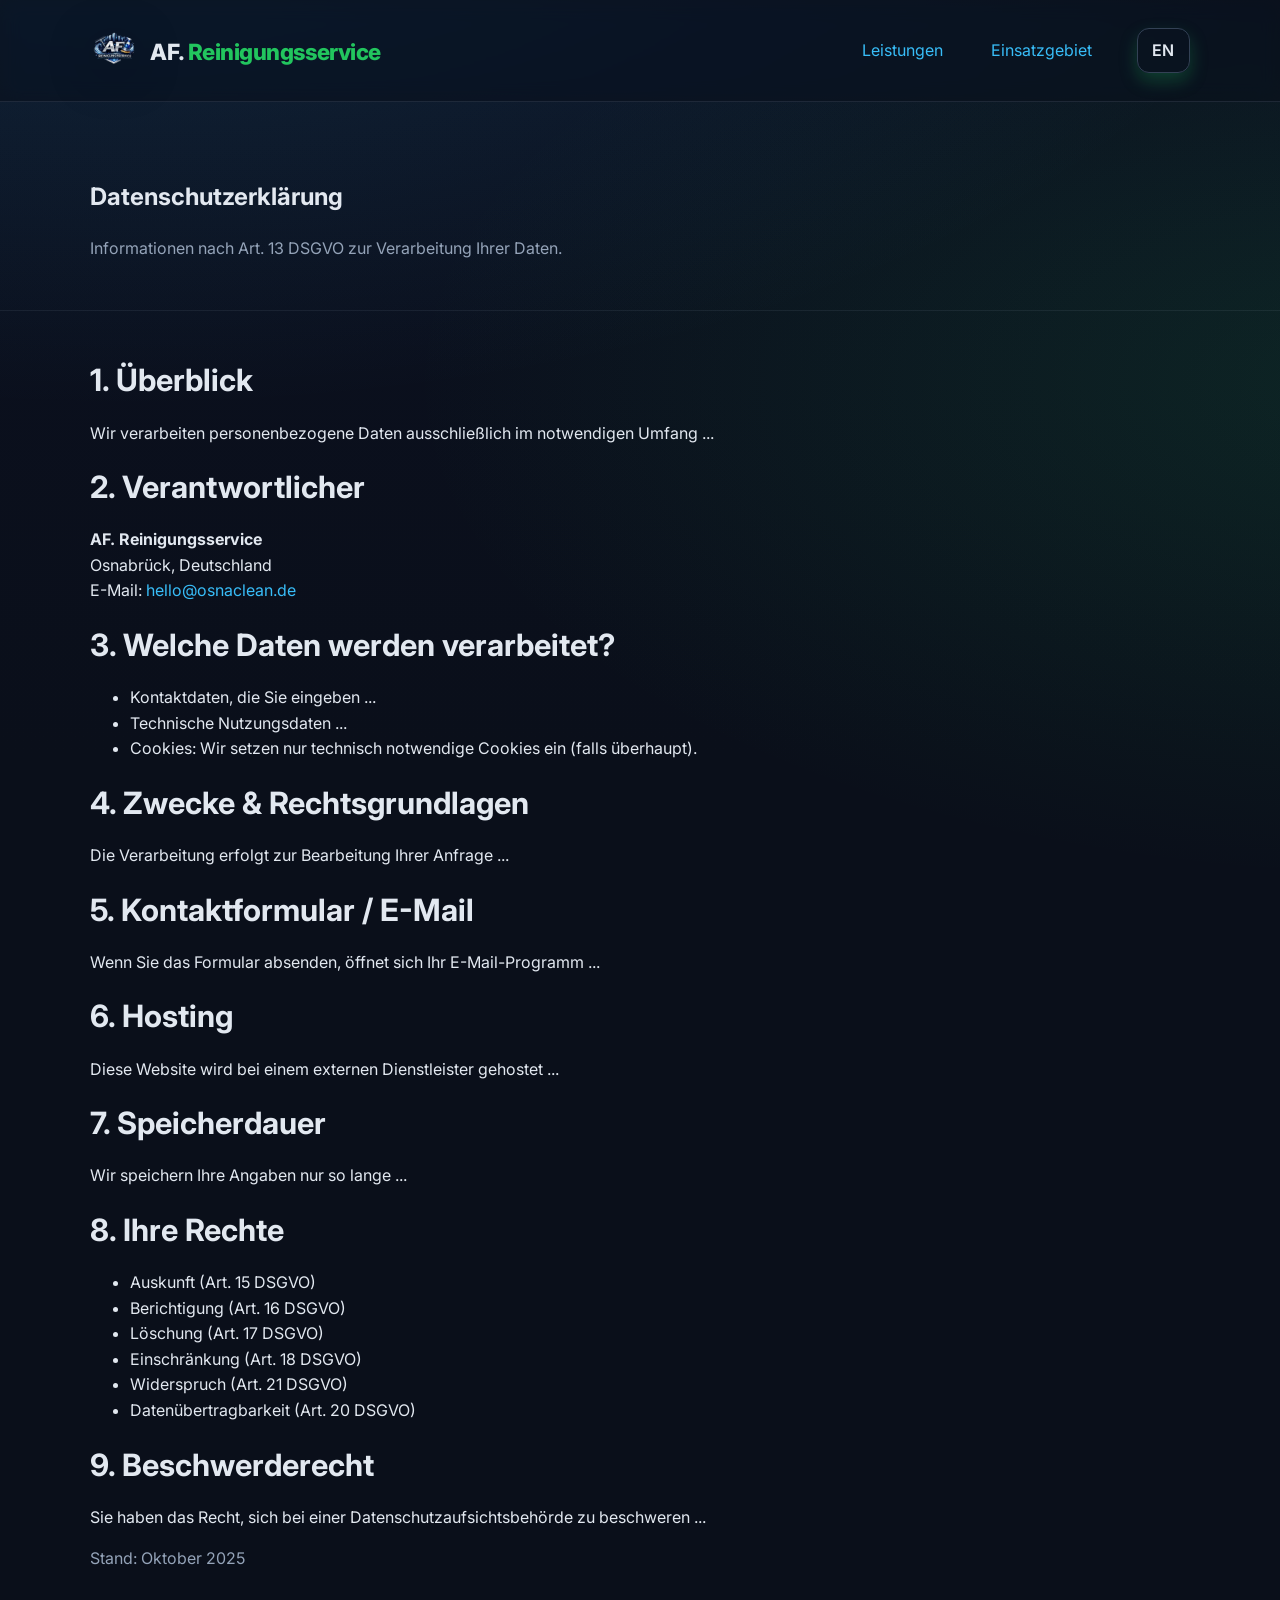
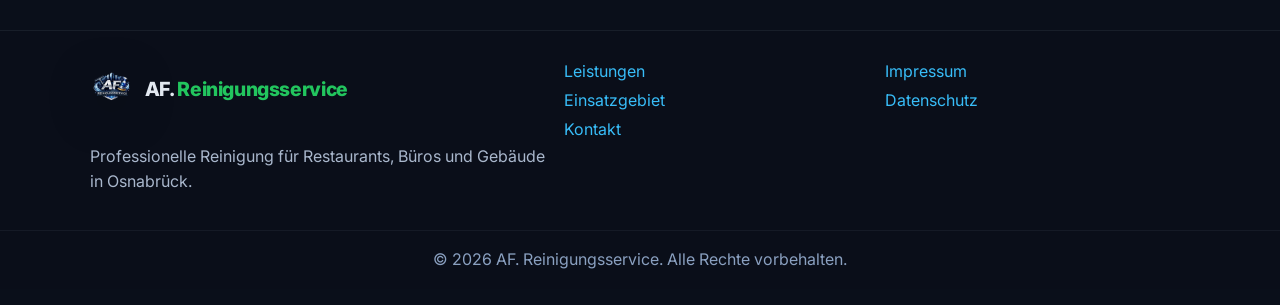
<file: datenschutz.html>
<!doctype html>
<html lang="de">
<head>
  <meta charset="utf-8">
  <meta name="viewport" content="width=device-width, initial-scale=1">
  <title data-i18n="title">Datenschutzerklärung — AF. Reinigungsservice</title>
  <meta name="description" content="Datenschutz / Privacy Policy for AF. Reinigungsservice.">
  <link rel="preconnect" href="https://fonts.googleapis.com" crossorigin>
  <link rel="preconnect" href="https://fonts.gstatic.com" crossorigin>
  <link rel="preload"
        href="https://fonts.googleapis.com/css2?family=Inter:wght@400;500;600;700;800&display=swap"
        as="style" onload="this.onload=null;this.rel='stylesheet'">
  <noscript>
    <link rel="stylesheet"
          href="https://fonts.googleapis.com/css2?family=Inter:wght@400;500;600;700;800&display=swap">
  </noscript>
  <link rel="stylesheet" href="styles.css">
</head>
<body>
  <header class="site-header" id="top">
    <div class="container header-inner">
      <a class="logo" href="index.html#main" data-i18n-aria-label="logo.aria">
        <img class="logo-img" src="images/logo.png" data-i18n-alt="logo.alt" alt="AF. Reinigungsservice Logo">
        <span class="logo-text" data-i18n="brand">AF.<span class="accent"> Reinigungsservice</span></span>
      </a>
      <nav class="nav" aria-label="Hauptnavigation">
        <a href="index.html#services" data-i18n="nav.services">Leistungen</a>
        <a href="index.html#coverage" data-i18n="nav.coverage">Einsatzgebiet</a>
        <a href="index.html#contact" class="btn btn-small" data-i18n="nav.cta">Angebot anfordern</a>
        <button id="langToggle" class="btn btn-small btn-outline" type="button" aria-label="Sprache umschalten" aria-pressed="false">EN</button>
      </nav>
    </div>
  </header>

  <main id="main">
    <section class="hero" aria-labelledby="dp-title">
      <div class="container">
        <h1 id="dp-title" data-i18n="h1">Datenschutzerklärung</h1>
        <p class="lead" data-i18n="lead">Informationen nach Art. 13 DSGVO zur Verarbeitung Ihrer Daten.</p>
      </div>
    </section>

    <section class="services" aria-labelledby="dp-contents">
      <div class="container">
        <h2 id="dp-contents" data-i18n="sec.overview">1. Überblick</h2>
        <p data-i18n="overviewText">
          Wir verarbeiten personenbezogene Daten ausschließlich im notwendigen Umfang, z. B. wenn Sie unser
          Kontaktformular nutzen oder uns per E-Mail kontaktieren. Es findet keine Weitergabe an Dritte zu Werbezwecken statt.
        </p>

        <h2 data-i18n="sec.controller">2. Verantwortlicher</h2>
        <p><strong>AF. Reinigungsservice</strong><br>
           <span data-i18n="addressLine">Osnabrück, Deutschland</span><br>
           <span data-i18n="emailLabel">E-Mail:</span> <a href="mailto:hello@osnaclean.de">hello@osnaclean.de</a>
        </p>

        <h2 data-i18n="sec.data">3. Welche Daten werden verarbeitet?</h2>
        <ul>
          <li data-i18n="data.contact">Kontaktdaten, die Sie eingeben (Name, Telefon, optional E-Mail) und Ihre Nachricht.</li>
          <li data-i18n="data.usage">Technische Nutzungsdaten (IP, Browser), die der Webserver für die Auslieferung verwendet.</li>
          <li data-i18n="data.cookies">Cookies: Wir setzen nur technisch notwendige Cookies ein (falls überhaupt).</li>
        </ul>

        <h2 data-i18n="sec.purpose">4. Zwecke & Rechtsgrundlagen</h2>
        <p data-i18n="purposeText">
          Die Verarbeitung erfolgt zur Bearbeitung Ihrer Anfrage (Art. 6 Abs. 1 lit. b DSGVO) und aufgrund
          berechtigter Interessen an einem funktionierenden Webauftritt (Art. 6 Abs. 1 lit. f DSGVO).
        </p>

        <h2 data-i18n="sec.contact">5. Kontaktformular / E-Mail</h2>
        <p data-i18n="contactText">
          Wenn Sie das Formular absenden, öffnet sich Ihr E-Mail-Programm mit einer vorbefüllten Nachricht.
          Die Daten werden erst übermittelt, wenn Sie die E-Mail tatsächlich absenden.
        </p>

        <h2 data-i18n="sec.hosting">6. Hosting</h2>
        <p data-i18n="hostingText">
          Diese Website wird bei einem externen Dienstleister gehostet. Der Einsatz erfolgt zum Zweck der sicheren und
          schnellen Bereitstellung der Website. Es besteht ein Auftragsverarbeitungsvertrag (sofern erforderlich).
        </p>

        <h2 data-i18n="sec.storage">7. Speicherdauer</h2>
        <p data-i18n="storageText">
          Wir speichern Ihre Angaben nur so lange, wie es zur Bearbeitung Ihrer Anfrage erforderlich ist oder gesetzliche
          Aufbewahrungsfristen bestehen.
        </p>

        <h2 data-i18n="sec.rights">8. Ihre Rechte</h2>
        <ul>
          <li data-i18n="rights.access">Auskunft (Art. 15 DSGVO)</li>
          <li data-i18n="rights.rect">Berichtigung (Art. 16 DSGVO)</li>
          <li data-i18n="rights.erase">Löschung (Art. 17 DSGVO)</li>
          <li data-i18n="rights.restrict">Einschränkung (Art. 18 DSGVO)</li>
          <li data-i18n="rights.object">Widerspruch (Art. 21 DSGVO)</li>
          <li data-i18n="rights.port">Datenübertragbarkeit (Art. 20 DSGVO)</li>
        </ul>

        <h2 data-i18n="sec.complaint">9. Beschwerderecht</h2>
        <p data-i18n="complaintText">
          Sie haben das Recht, sich bei einer Datenschutzaufsichtsbehörde zu beschweren, wenn Sie der Ansicht sind,
          dass die Verarbeitung Ihrer Daten gegen Datenschutzrecht verstößt.
        </p>

        <p class="lead" data-i18n="date">Stand: Oktober 2025</p>
      </div>
    </section>
  </main>

  <footer class="site-footer">
    <div class="container footer-grid">
      <div>
        <a class="logo" href="#top" data-i18n-aria-label="logo.aria">
          <img class="logo-img" src="images/logo.png" data-i18n-alt="logo.alt" alt="AF. Reinigungsservice Logo">
          <span class="logo-text" data-i18n="brand">AF.<span class="accent"> Reinigungsservice</span></span>
        </a>
        <p class="footer-text" data-i18n="footer.tagline">Professionelle Reinigung für Restaurants, Büros und Gebäude in Osnabrück.</p>
      </div>
      <nav class="footer-nav" aria-label="Footer Navigation">
        <a href="index.html#services" data-i18n="nav.services">Leistungen</a>
        <a href="index.html#coverage" data-i18n="nav.coverage">Einsatzgebiet</a>
        <a href="index.html#contact" data-i18n="nav.contact">Kontakt</a>
      </nav>
      <nav class="footer-legal" aria-label="Rechtliches">
        <a href="impressum.html">Impressum</a>
        <a href="datenschutz.html" data-i18n="footer.privacy">Datenschutz</a>
      </nav>
    </div>
    <p class="copyright">© <span id="year"></span> AF. Reinigungsservice. <span data-i18n="footer.rights">Alle Rechte vorbehalten.</span></p>
  </footer>

  <script>
    document.getElementById('year').textContent = new Date().getFullYear();

    const I18N = {
      de: {
        title: 'Datenschutzerklärung — AF. Reinigungsservice',
        brand: 'AF.<span class="accent"> Reinigungsservice</span>',
        'logo.alt': 'AF. Reinigungsservice Logo',
        'logo.aria': 'AF. Reinigungsservice Startseite',
        'nav.services': 'Leistungen',
        'nav.coverage': 'Einsatzgebiet',
        'nav.cta': 'Angebot anfordern',
        'nav.contact': 'Kontakt',
        'footer.tagline': 'Professionelle Reinigung für Restaurants, Büros und Gebäude in Osnabrück.',
        'footer.privacy': 'Datenschutz',
        'footer.rights': 'Alle Rechte vorbehalten.',
        h1: 'Datenschutzerklärung',
        lead: 'Informationen nach Art. 13 DSGVO zur Verarbeitung Ihrer Daten.',
        'sec.overview': '1. Überblick',
        overviewText: 'Wir verarbeiten personenbezogene Daten ausschließlich im notwendigen Umfang ...',
        'sec.controller': '2. Verantwortlicher',
        addressLine: 'Osnabrück, Deutschland',
        emailLabel: 'E-Mail:',
        'sec.data': '3. Welche Daten werden verarbeitet?',
        'data.contact': 'Kontaktdaten, die Sie eingeben ...',
        'data.usage': 'Technische Nutzungsdaten ...',
        'data.cookies': 'Cookies: Wir setzen nur technisch notwendige Cookies ein (falls überhaupt).',
        'sec.purpose': '4. Zwecke & Rechtsgrundlagen',
        purposeText: 'Die Verarbeitung erfolgt zur Bearbeitung Ihrer Anfrage ...',
        'sec.contact': '5. Kontaktformular / E-Mail',
        contactText: 'Wenn Sie das Formular absenden, öffnet sich Ihr E-Mail-Programm ...',
        'sec.hosting': '6. Hosting',
        hostingText: 'Diese Website wird bei einem externen Dienstleister gehostet ...',
        'sec.storage': '7. Speicherdauer',
        storageText: 'Wir speichern Ihre Angaben nur so lange ...',
        'sec.rights': '8. Ihre Rechte',
        'rights.access': 'Auskunft (Art. 15 DSGVO)',
        'rights.rect': 'Berichtigung (Art. 16 DSGVO)',
        'rights.erase': 'Löschung (Art. 17 DSGVO)',
        'rights.restrict': 'Einschränkung (Art. 18 DSGVO)',
        'rights.object': 'Widerspruch (Art. 21 DSGVO)',
        'rights.port': 'Datenübertragbarkeit (Art. 20 DSGVO)',
        'sec.complaint': '9. Beschwerderecht',
        complaintText: 'Sie haben das Recht, sich bei einer Datenschutzaufsichtsbehörde zu beschweren ...',
        date: 'Stand: Oktober 2025'
      },
      en: {
        title: 'Privacy Policy — AF. Cleaning Service',
        brand: 'AF.<span class="accent"> Cleaning Service</span>',
        'logo.alt': 'AF. Cleaning Service logo',
        'logo.aria': 'AF. Cleaning Service home',
        'nav.services': 'Services',
        'nav.coverage': 'Coverage',
        'nav.cta': 'Get a Quote',
        'nav.contact': 'Contact',
        'footer.tagline': 'Professional cleaning for restaurants, offices, and buildings in Osnabrück.',
        'footer.privacy': 'Privacy Policy',
        'footer.rights': 'All rights reserved.',
        h1: 'Privacy Policy',
        lead: 'Information under Art. 13 GDPR about how we process your data.',
        'sec.overview': '1. Overview',
        overviewText: 'We only process personal data to the extent necessary ...',
        'sec.controller': '2. Controller',
        addressLine: 'Osnabrück, Germany',
        emailLabel: 'Email:',
        'sec.data': '3. What data do we process?',
        'data.contact': 'Contact details you enter (name, phone, optional email) and your message.',
        'data.usage': 'Technical usage data (IP, browser) used by the web server.',
        'data.cookies': 'Cookies: we use only strictly necessary cookies (if any).',
        'sec.purpose': '4. Purposes & legal basis',
        purposeText: 'We process your data to respond to your enquiry (Art. 6(1)(b) GDPR) ...',
        'sec.contact': '5. Contact form / Email',
        contactText: 'When you submit the form, your email app opens with a pre-filled message ...',
        'sec.hosting': '6. Hosting',
        hostingText: 'This website is hosted by an external provider ...',
        'sec.storage': '7. Storage duration',
        storageText: 'We retain your data only as long as necessary ...',
        'sec.rights': '8. Your rights',
        'rights.access': 'Access (Art. 15 GDPR)',
        'rights.rect': 'Rectification (Art. 16 GDPR)',
        'rights.erase': 'Erasure (Art. 17 GDPR)',
        'rights.restrict': 'Restriction (Art. 18 GDPR)',
        'rights.object': 'Objection (Art. 21 GDPR)',
        'rights.port': 'Portability (Art. 20 GDPR)',
        'sec.complaint': '9. Right to complain',
        complaintText: 'You may lodge a complaint with a data protection authority ...',
        date: 'Last updated: October 2025'
      }
    };

    function applyI18n(lang){
      document.title = I18N[lang].title || document.title;
      document.querySelectorAll('[data-i18n]').forEach(el => {
        const key = el.getAttribute('data-i18n'); const val = I18N[lang][key];
        if (val !== undefined) el.innerHTML = val;
      });
      document.querySelectorAll('[data-i18n-aria-label]').forEach(el => {
        const key = el.getAttribute('data-i18n-aria-label'); const val = I18N[lang][key];
        if (val !== undefined) el.setAttribute('aria-label', val);
      });
      document.querySelectorAll('[data-i18n-alt]').forEach(el => {
        const key = el.getAttribute('data-i18n-alt'); const val = I18N[lang][key];
        if (val !== undefined) el.setAttribute('alt', val);
      });
    }

    const htmlEl = document.documentElement;
    const toggleBtn = document.getElementById('langToggle');
    function syncBtn(){ const de = htmlEl.lang==='de'; toggleBtn.textContent=de?'EN':'DE'; toggleBtn.setAttribute('aria-pressed', (!de).toString()); toggleBtn.setAttribute('aria-label', de?'Switch to English':'Auf Deutsch umschalten'); }
    htmlEl.lang = 'de'; applyI18n('de'); syncBtn();
    toggleBtn.addEventListener('click', () => { const next = htmlEl.lang==='de' ? 'en' : 'de'; htmlEl.lang = next; applyI18n(next); syncBtn(); });
  </script>
</body>
</html>
</file>
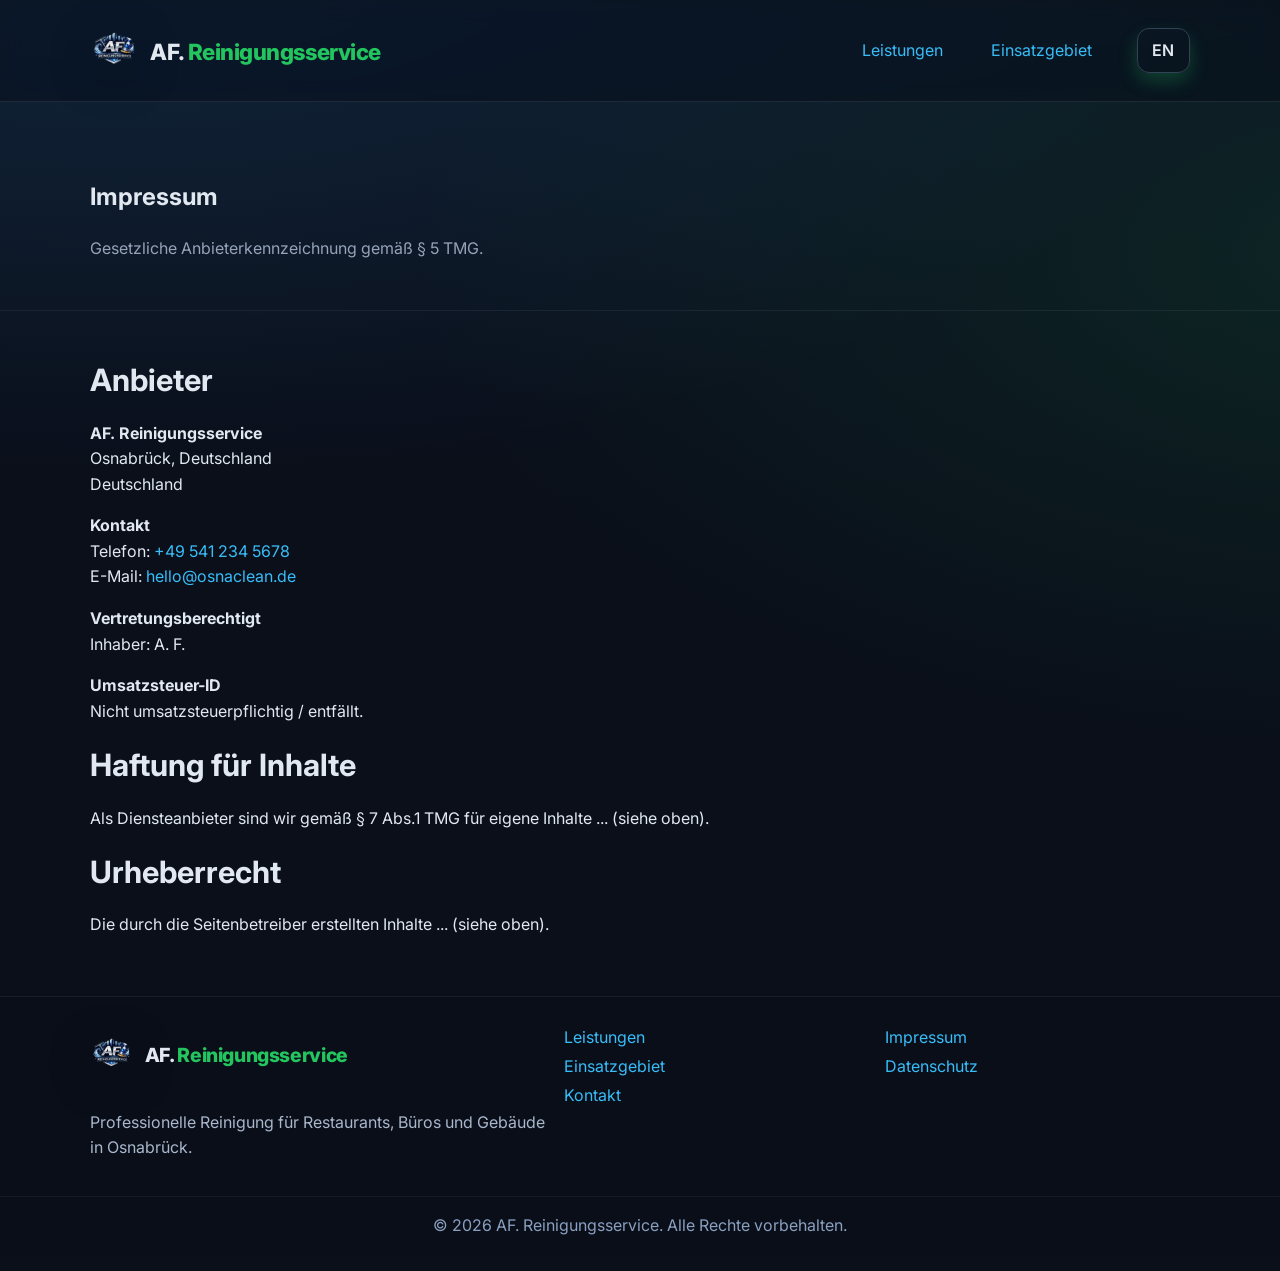
<file: impressum.html>
<!doctype html>
<html lang="de">
<head>
  <meta charset="utf-8">
  <meta name="viewport" content="width=device-width, initial-scale=1">
  <title data-i18n="title">Impressum — AF. Reinigungsservice</title>
  <meta name="description" content="Impressum / Imprint for AF. Reinigungsservice.">
  <link rel="preconnect" href="https://fonts.googleapis.com" crossorigin>
  <link rel="preconnect" href="https://fonts.gstatic.com" crossorigin>
  <link rel="preload"
        href="https://fonts.googleapis.com/css2?family=Inter:wght@400;500;600;700;800&display=swap"
        as="style" onload="this.onload=null;this.rel='stylesheet'">
  <noscript>
    <link rel="stylesheet"
          href="https://fonts.googleapis.com/css2?family=Inter:wght@400;500;600;700;800&display=swap">
  </noscript>
  <link rel="stylesheet" href="styles.css">
</head>
<body>
  <!-- Header -->
  <header class="site-header" id="top">
    <div class="container header-inner">
      <a class="logo" href="index.html#main" data-i18n-aria-label="logo.aria">
        <img class="logo-img" src="images/logo.png" data-i18n-alt="logo.alt" alt="AF. Reinigungsservice Logo">
        <span class="logo-text" data-i18n="brand">AF.<span class="accent"> Reinigungsservice</span></span>
      </a>
      <nav class="nav" aria-label="Hauptnavigation">
        <a href="index.html#services" data-i18n="nav.services">Leistungen</a>
        <a href="index.html#coverage" data-i18n="nav.coverage">Einsatzgebiet</a>
        <a href="index.html#contact" class="btn btn-small" data-i18n="nav.cta">Angebot anfordern</a>
        <button id="langToggle" class="btn btn-small btn-outline" type="button" aria-label="Sprache umschalten" aria-pressed="false">EN</button>
      </nav>
    </div>
  </header>

  <main id="main">
    <section class="hero" aria-labelledby="imp-title">
      <div class="container">
        <h1 id="imp-title" data-i18n="h1">Impressum</h1>
        <p class="lead" data-i18n="lead">Gesetzliche Anbieterkennzeichnung gemäß § 5 TMG.</p>
      </div>
    </section>

    <section class="services" aria-labelledby="legal-title">
      <div class="container">
        <h2 id="legal-title" data-i18n="sec.provider">Anbieter</h2>
        <p><strong>AF. Reinigungsservice</strong><br>
           <span data-i18n="addressLine">Osnabrück, Deutschland</span><br>
           <span data-i18n="country">Deutschland</span></p>

        <p>
          <strong data-i18n="contact">Kontakt</strong><br>
          <span data-i18n="phoneLabel">Telefon:</span> <a href="tel:+495412345678">+49 541 234 5678</a><br>
          <span data-i18n="emailLabel">E-Mail:</span> <a href="mailto:hello@osnaclean.de">hello@osnaclean.de</a>
        </p>

        <p>
          <strong data-i18n="representative">Vertretungsberechtigt</strong><br>
          <span data-i18n="owner">Inhaber: A. F.</span>
        </p>

        <p>
          <strong data-i18n="vat">Umsatzsteuer-ID</strong><br>
          <span data-i18n="vatText">Nicht umsatzsteuerpflichtig / entfällt.</span>
        </p>

        <h2 data-i18n="sec.liability">Haftung für Inhalte</h2>
        <p data-i18n="liabilityText">
          Als Diensteanbieter sind wir gemäß § 7 Abs.1 TMG für eigene Inhalte auf diesen Seiten nach den allgemeinen
          Gesetzen verantwortlich. Nach §§ 8 bis 10 TMG sind wir jedoch nicht verpflichtet, übermittelte oder
          gespeicherte fremde Informationen zu überwachen oder nach Umständen zu forschen, die auf eine rechtswidrige
          Tätigkeit hinweisen. Verpflichtungen zur Entfernung oder Sperrung der Nutzung von Informationen nach den
          allgemeinen Gesetzen bleiben hiervon unberührt.
        </p>

        <h2 data-i18n="sec.copyright">Urheberrecht</h2>
        <p data-i18n="copyrightText">
          Die durch die Seitenbetreiber erstellten Inhalte und Werke auf diesen Seiten unterliegen dem deutschen
          Urheberrecht. Beiträge Dritter sind als solche gekennzeichnet. Die Vervielfältigung, Bearbeitung,
          Verbreitung und jede Art der Verwertung außerhalb der Grenzen des Urheberrechtes bedürfen der schriftlichen
          Zustimmung des jeweiligen Autors bzw. Erstellers.
        </p>
      </div>
    </section>
  </main>

  <footer class="site-footer">
    <div class="container footer-grid">
      <div>
        <a class="logo" href="#top" data-i18n-aria-label="logo.aria">
          <img class="logo-img" src="images/logo.png" data-i18n-alt="logo.alt" alt="AF. Reinigungsservice Logo">
          <span class="logo-text" data-i18n="brand">AF.<span class="accent"> Reinigungsservice</span></span>
        </a>
        <p class="footer-text" data-i18n="footer.tagline">Professionelle Reinigung für Restaurants, Büros und Gebäude in Osnabrück.</p>
      </div>
      <nav class="footer-nav" aria-label="Footer Navigation">
        <a href="index.html#services" data-i18n="nav.services">Leistungen</a>
        <a href="index.html#coverage" data-i18n="nav.coverage">Einsatzgebiet</a>
        <a href="index.html#contact" data-i18n="nav.contact">Kontakt</a>
      </nav>
      <nav class="footer-legal" aria-label="Rechtliches">
        <a href="impressum.html">Impressum</a>
        <a href="datenschutz.html" data-i18n="footer.privacy">Datenschutz</a>
      </nav>
    </div>
    <p class="copyright">© <span id="year"></span> AF. Reinigungsservice. <span data-i18n="footer.rights">Alle Rechte vorbehalten.</span></p>
  </footer>

  <script>
    document.getElementById('year').textContent = new Date().getFullYear();

    const I18N = {
      de: {
        title: 'Impressum — AF. Reinigungsservice',
        brand: 'AF.<span class="accent"> Reinigungsservice</span>',
        'logo.alt': 'AF. Reinigungsservice Logo',
        'logo.aria': 'AF. Reinigungsservice Startseite',
        'nav.services': 'Leistungen',
        'nav.coverage': 'Einsatzgebiet',
        'nav.cta': 'Angebot anfordern',
        'nav.contact': 'Kontakt',
        'footer.tagline': 'Professionelle Reinigung für Restaurants, Büros und Gebäude in Osnabrück.',
        'footer.privacy': 'Datenschutz',
        'footer.rights': 'Alle Rechte vorbehalten.',
        h1: 'Impressum',
        lead: 'Gesetzliche Anbieterkennzeichnung gemäß § 5 TMG.',
        sec: { },
        'sec.provider': 'Anbieter',
        addressLine: 'Osnabrück, Deutschland',
        country: 'Deutschland',
        contact: 'Kontakt',
        phoneLabel: 'Telefon:',
        emailLabel: 'E-Mail:',
        representative: 'Vertretungsberechtigt',
        owner: 'Inhaber: A. F.',
        vat: 'Umsatzsteuer-ID',
        vatText: 'Nicht umsatzsteuerpflichtig / entfällt.',
        'sec.liability': 'Haftung für Inhalte',
        liabilityText: 'Als Diensteanbieter sind wir gemäß § 7 Abs.1 TMG für eigene Inhalte ... (siehe oben).',
        'sec.copyright': 'Urheberrecht',
        copyrightText: 'Die durch die Seitenbetreiber erstellten Inhalte ... (siehe oben).'
      },
      en: {
        title: 'Imprint — AF. Cleaning Service',
        brand: 'AF.<span class="accent"> Cleaning Service</span>',
        'logo.alt': 'AF. Cleaning Service logo',
        'logo.aria': 'AF. Cleaning Service home',
        'nav.services': 'Services',
        'nav.coverage': 'Coverage',
        'nav.cta': 'Get a Quote',
        'nav.contact': 'Contact',
        'footer.tagline': 'Professional cleaning for restaurants, offices, and buildings in Osnabrück.',
        'footer.privacy': 'Privacy Policy',
        'footer.rights': 'All rights reserved.',
        h1: 'Imprint',
        lead: 'Mandatory provider information according to § 5 TMG (Germany).',
        'sec.provider': 'Provider',
        addressLine: 'Osnabrück, Germany',
        country: 'Germany',
        contact: 'Contact',
        phoneLabel: 'Phone:',
        emailLabel: 'Email:',
        representative: 'Authorized representative',
        owner: 'Owner: A. F.',
        vat: 'VAT ID',
        vatText: 'Not subject to VAT / not applicable.',
        'sec.liability': 'Liability for content',
        liabilityText: 'As a service provider, we are responsible for our own content according to § 7(1) TMG ...',
        'sec.copyright': 'Copyright',
        copyrightText: 'Content created by the site operator is subject to German copyright law ...'
      }
    };

    function applyI18n(lang){
      document.title = I18N[lang].title || document.title;
      document.querySelectorAll('[data-i18n]').forEach(el => {
        const key = el.getAttribute('data-i18n'); const val = I18N[lang][key];
        if (val !== undefined) el.innerHTML = val;
      });
      document.querySelectorAll('[data-i18n-aria-label]').forEach(el => {
        const key = el.getAttribute('data-i18n-aria-label'); const val = I18N[lang][key];
        if (val !== undefined) el.setAttribute('aria-label', val);
      });
      document.querySelectorAll('[data-i18n-alt]').forEach(el => {
        const key = el.getAttribute('data-i18n-alt'); const val = I18N[lang][key];
        if (val !== undefined) el.setAttribute('alt', val);
      });
    }

    const htmlEl = document.documentElement;
    const toggleBtn = document.getElementById('langToggle');
    function syncBtn(){ const de = htmlEl.lang==='de'; toggleBtn.textContent=de?'EN':'DE'; toggleBtn.setAttribute('aria-pressed', (!de).toString()); toggleBtn.setAttribute('aria-label', de?'Switch to English':'Auf Deutsch umschalten'); }
    htmlEl.lang = 'de'; applyI18n('de'); syncBtn();
    toggleBtn.addEventListener('click', () => { const next = htmlEl.lang==='de' ? 'en' : 'de'; htmlEl.lang = next; applyI18n(next); syncBtn(); });
  </script>
</body>
</html>
</file>
<file: styles.css>
/* AF. Reinigungsservice — clean, responsive, accessible */
:root{
  --bg:#0b1220;
  --card:#0f172a;
  --muted:#94a3b8;
  --text:#e2e8f0;
  --brand:#22c55e;
  --brand-2:#38bdf8;
  --accent: var(--brand);
  --ring: rgba(56,189,248,.5);
  --radius:14px;
  color-scheme: dark;
}

/* Keep the same font in controls (prevents Safari swap while typing) */
html, body, input, textarea, select, button{
  font-family: 'Inter', -apple-system, BlinkMacSystemFont, 'Segoe UI',
               Roboto, Helvetica, Arial, sans-serif;
  -webkit-font-smoothing: antialiased;
  -moz-osx-font-smoothing: grayscale;
  text-rendering: optimizeLegibility;
}

/* Ensure form controls use the same typeface as the page */
input, textarea, select, button {
  font: inherit;
  letter-spacing: inherit;
  -webkit-text-size-adjust: 100%;
  -webkit-appearance: none;
  appearance: none;
  font-synthesis-weight: none;
  font-synthesis-style: none;
  font-variant-ligatures: none;
  -webkit-font-smoothing: antialiased;
  -moz-osx-font-smoothing: grayscale;
  text-rendering: optimizeLegibility;
}

/* -------- Base & utilities -------- */
*{box-sizing:border-box}
html,body{margin:0;padding:0}
body{
  color:var(--text);
  background: radial-gradient(1200px 600px at 10% -10%, rgba(56,189,248,.15), transparent),
              radial-gradient(1000px 500px at 110% 20%, rgba(34,197,94,.12), transparent),
              linear-gradient(180deg, #0b1020, #0a0f1a 40%, #0a0f1a);
  line-height:1.6;
}
img{ max-width:100%; height:auto; display:block; }

.visually-hidden{
  position:absolute !important; width:1px; height:1px;
  margin:-1px; padding:0; overflow:hidden;
  clip:rect(0 0 0 0); white-space:nowrap; border:0;
}

html{ scroll-behavior:smooth; }
@media (prefers-reduced-motion: reduce){
  html{ scroll-behavior:auto; }
  *{ animation-duration:0.001ms !important; animation-iteration-count:1 !important; transition-duration:0.001ms !important; }
}

/* Focus ring */
a:focus-visible, button:focus-visible, .btn:focus-visible, input:focus-visible, textarea:focus-visible{
  outline: none;
  box-shadow: 0 0 0 4px var(--ring);
  border-color: var(--ring);
}

/* Layout */
.container{ width:min(1100px, 92%); margin-inline:auto }

/* Links & buttons */
a{ color:var(--brand-2); text-decoration:none }
a:hover{ text-decoration:underline }

.btn{
  display:inline-block; border:1px solid transparent; padding:.8rem 1.1rem; border-radius:12px;
  background:linear-gradient(135deg, var(--brand), #16a34a);
  color:#06120b; font-weight:700; letter-spacing:.2px; box-shadow:0 8px 18px rgba(34,197,94,.25);
}
.btn:hover{ transform:translateY(-2px); text-decoration:none; box-shadow:0 6px 16px rgba(34,197,94,.3); filter:brightness(1.05); }
.btn-outline{ background:transparent; color:var(--text); border-color:#334155; }
.btn-outline:hover{ border-color:var(--brand-2); color:var(--brand-2); }
.btn-small{ padding:.55rem .9rem; font-weight:600 }

/* -------- Header / Nav -------- */
.site-header{
  position:sticky; top:0; z-index:50; backdrop-filter:saturate(140%) blur(10px);
  background:rgba(10,15,26,.6); border-bottom:1px solid rgba(148,163,184,.15);
}
.header-inner{ display:flex; align-items:center; justify-content:space-between; padding:.8rem 0 }

/* Logo */
.logo{
  display:inline-flex;
  align-items:center;
  justify-content:flex-start;
  gap:.75rem;
  min-width:0;
  text-decoration:none;
}

.logo-img{
  display:block;
  width:auto;
  height:72px;
  max-width:none;
  object-fit:contain;
  flex-shrink:0;
  filter:drop-shadow(0 10px 24px rgba(0,0,0,.28));
  transition:transform .2s ease, filter .2s ease, opacity .2s ease;
}

.logo-text{
  display:inline-flex;
  align-items:baseline;
  gap:.18rem;
  min-width:0;
  line-height:1;
  font-size:1.4rem;
  font-weight:800;
  letter-spacing:-.02em;
  color:var(--text);
  position:relative;
  top:2px;
  white-space:nowrap;
}

.logo-text .accent{
  color:var(--brand);
}

.logo:hover{
  text-decoration:none;
}

.logo:hover .logo-img{
  transform:translateY(-1px) scale(1.01);
  filter:drop-shadow(0 14px 28px rgba(0,0,0,.34));
}

.nav{
  display:flex;
  align-items:center;
  gap:2.6rem; /* increased spacing between navigation items */
}
.nav a{
  padding:.4rem .2rem;
  border-radius:8px;
}
.nav a:hover{ background:#0b1527 }

/* Hide header CTA button (not needed) */
.nav a.btn{
  display:none;
}

.site-header .logo{
  padding:.1rem 0;
}

.site-footer .logo-img{
  height:64px;
}

.site-footer .logo-text{
  font-size:1.22rem;
}

/* Burger */
.nav-toggle{ display:none }
.burger{ display:none; cursor:pointer }
.burger span{ display:block; width:26px; height:2px; background:#e2e8f0; margin:6px 0; transition:.3s }

/* Mobile nav */
@media (max-width: 840px){
  .burger{ display:block }
  .nav{
    position:absolute; right:.5rem; top:60px; background:#0a0f1a; border:1px solid #0f1b33;
    border-radius:12px;
    padding:.75rem;
    flex-direction:column;
    min-width:220px;
    gap:.35rem;
    opacity:0; visibility:hidden; transform:translateY(-6px); pointer-events:none;
    transition:opacity .28s ease, transform .28s ease, visibility .28s ease;
  }
  .nav-toggle:checked ~ .nav{ opacity:1; visibility:visible; transform:translateY(0); pointer-events:auto }
  .nav a{
    padding:.75rem .8rem;
    width:100%;
  }
}

/* Compact mobile header */
@media (max-width: 520px){
  .header-inner{ align-items:center; gap:.5rem }
  .logo{ flex:1 1 auto; min-width:0; gap:.55rem }
  .logo-img{ height:50px }
  .logo-text{
    top:1px;
    max-width:62vw;
    font-size:1.08rem;
    white-space:nowrap;
    overflow:hidden;
    text-overflow:ellipsis;
  }
  .burger{ margin-left:auto; padding:.25rem .1rem }
}

/* -------- Sections -------- */
section{ padding:2.6rem 0 }
.strip{ background:linear-gradient(180deg, rgba(15,23,42,.4), rgba(15,23,42,.2)); border-top:1px solid rgba(148,163,184,.08); border-bottom:1px solid rgba(148,163,184,.08) }
h2{ font-size: clamp(1.4rem, 2.4vw, 2rem); margin:.2rem 0 1rem }
.lead{ color:var(--muted); max-width:60ch }

/* Hero */
.hero{ padding:3.5rem 0 2rem; border-bottom:1px solid rgba(148,163,184,.1) }
.hero-inner{ display:grid; grid-template-columns:1.1fr .9fr; gap:2rem; align-items:center }
.hero-copy h1{ font-size:clamp(1.8rem, 4vw, 3rem); line-height:1.1; margin:0 0 .6rem }
.hero-copy p{ color:var(--muted); margin-top:.2rem }
.cta-row{ display:flex; gap:.6rem; flex-wrap:wrap; margin-top:.9rem }
.trust-badges{ display:flex; flex-wrap:wrap; gap:.6rem 1rem; padding:0; margin:1rem 0 0; color:#b6c3d6 }
.trust-badges li{ list-style:none }
.hero-media img{ border-radius:var(--radius); border:1px solid #123; box-shadow:0 20px 60px rgba(0,0,0,.35) }
@media (max-width: 900px){ .hero-inner{ grid-template-columns:1fr } .hero{ padding:2.2rem 0 1.2rem } }

/* Stats */
.stats{ padding:.6rem 0 }
.stats-inner{ display:grid; grid-template-columns:repeat(3,1fr); gap:1rem; text-align:center }
.stat .num{ font-size:1.4rem; font-weight:800 }
.stat .label{ color:var(--muted) }

/* Services */
.card-grid{ display:grid; grid-template-columns:repeat(3,1fr); gap:1.2rem; margin-top:1.2rem }
.card{ background:var(--card); border:1px solid rgba(148,163,184,.12); border-radius:var(--radius); overflow:hidden }
.card img{ width:100%; height:180px; object-fit:cover; border-bottom:1px solid rgba(148,163,184,.12) }
.card h3{ margin:.9rem .9rem .4rem }
.card p{ margin:0 .9rem 1.1rem; color:#c6d1e4 }
@media (max-width: 900px){ .card-grid{ grid-template-columns:1fr } }

/* Industries list — vertical layout */
.pill-list {
  display: flex;
  flex-direction: column;
  gap: 0.6rem;
  padding-left: 0;
  margin: 0;
}
.pill-list li {
  list-style: none;
  padding: 0.45rem 0.7rem;
  border: 1px solid #234;
  border-radius: 8px;
  color: #cfe6ff;
  background: rgba(56, 189, 248, 0.08);
  width: 100%;
  text-align: left;
}

/* Process */
.process .steps{ display:grid; grid-template-columns:repeat(4,1fr); gap:1rem; padding-left:0; margin:1.2rem 0 0 }
.process .steps li{ list-style:none; background:var(--card); border:1px solid rgba(148,163,184,.12); border-radius:var(--radius); padding:1rem }
.step-num{ display:inline-grid; place-items:center; width:34px; height:34px; border-radius:10px; background:linear-gradient(135deg, var(--brand-2), var(--brand)); color:#06121a; font-weight:900 }
@media (max-width: 900px){ .process .steps{ grid-template-columns:1fr } }

/* Coverage */
.coverage-grid{ display:grid; grid-template-columns:repeat(2,1fr); gap:1rem }
.coverage-grid ul{ margin:0; padding-left:1rem }
.coverage-grid li{ margin:.3rem 0 }

/* Contact form */
.contact-form{
  background:var(--card);
  border:1px solid rgba(148,163,184,.12);
  border-radius:var(--radius);
  padding:1.2rem;
}
.form-grid{
  display:grid;
  grid-template-columns:1fr;
  gap:1rem;
}
@media (min-width: 760px){
  .form-grid{ grid-template-columns:1fr 1fr }
  .field--full{ grid-column:1 / -1 }
}
.field{ position:relative; }
.field input,
.field textarea{
  width:100%;
  border:1px solid #2a3a55;
  background:#0d1424;
  color:var(--text);
  border-radius:10px;
  padding:1.5rem 1rem .75rem;
  line-height:1.5;
  transition:border-color .2s ease, box-shadow .2s ease;
}
.field textarea{ resize:vertical; min-height:128px }
.field input:focus,
.field textarea:focus{
  outline:none;
  border-color:var(--ring);
  box-shadow:0 0 0 5px var(--ring);
}

/* Floating labels */
.field label{
  position:absolute;
  left:.75rem;
  top:.78rem;
  font-weight:600;
  color:#a9b7cc;
  pointer-events:none;
  transition: all .18s ease;
}
.field input::placeholder,
.field textarea::placeholder{ color:transparent }
.field input:focus + label,
.field textarea:focus + label,
.field input:not(:placeholder-shown) + label,
.field textarea:not(:placeholder-shown) + label{
  transform: translateY(-.65rem) scale(.88);
  background:linear-gradient(#0f172a,#0f172a);
  padding:0 .25rem;
  color:#cfe6ff;
}

/* Help + error text */
.help-text{ margin:.35rem 0 0; font-size:.85rem; color:#8aa0c0 }
.error-text{ margin:.25rem 0 0; min-height:1.1em; font-size:.85rem; color:#fca5a5 }

/* Consent (Datenschutz) */
.consent{
  display:flex;
  align-items:center;
  gap:.6rem;
  margin:.6rem 0 .2rem;
  margin-bottom: 2rem;
  color:#c6d1e4;
}

/* Pretty custom checkbox */
.consent input[type="checkbox"]{
  -webkit-appearance: none;
  appearance: none;
  width: 18px; height: 18px;
  border: 2px solid #2a3a55;
  border-radius: 6px;
  background:#0d1424;
  display:grid;
  place-content:center;
  cursor:pointer;
  transition: border-color .15s ease, background-color .15s ease, box-shadow .15s ease;
}
.consent input[type="checkbox"]:focus-visible{
  box-shadow: 0 0 0 4px var(--ring);
  border-color: var(--ring);
}
.consent input[type="checkbox"]:checked{
  background: var(--brand);
  border-color: var(--brand);
}
.consent input[type="checkbox"]::after{
  content:"";
  width: 12px; height: 12px;
  transform: scale(0);
  transition: transform .12s ease;
  background: url("data:image/svg+xml,%3Csvg xmlns='http://www.w3.org/2000/svg' viewBox='0 0 16 16' fill='none' stroke='white' stroke-width='2' stroke-linecap='round' stroke-linejoin='round'%3E%3Cpath d='M3 9l3 3 7-7'/%3E%3C/svg%3E") no-repeat center / contain;
}
.consent input[type="checkbox"]:checked::after{
  transform: scale(1);
}
.consent a{ text-decoration: underline; }

/* === Form error highlighting === */
input.field-error,
textarea.field-error,
input.field-error:focus,
textarea.field-error:focus{
  border-color:#f87171 !important;
  box-shadow:0 0 0 3px rgba(248,113,113,0.35) !important;
}
input[type="checkbox"].field-error{
  outline:2px solid #f87171;
  outline-offset:2px;
}

/* Submit + toast */
.contact-form button{ margin-top:.6rem }
.toast{
  margin-top:.6rem;
  display:none;
  padding:.6rem .8rem;
  border-radius:10px;
  background:rgba(34,197,94,.12);
  border:1px solid rgba(34,197,94,.35);
  color:#c7f9d4;
}
.toast.show{ display:block }

/* Footer */
.site-footer{ padding:1.6rem 0 0; border-top:1px solid rgba(148,163,184,.1); background:#0a0e19 }
.footer-grid{ display:grid; grid-template-columns:1.2fr .8fr .8fr; gap:1rem; align-items:start }
.footer-text{ color:#a9b7cc }
.footer-nav a, .footer-legal a{ display:block; margin:.2rem 0 }
.copyright{ text-align:center; color:#8aa0c0; border-top:1px solid rgba(148,163,184,.08); margin-top:1.2rem; padding:1rem 0 }
@media (max-width: 700px){
  .footer-grid{ grid-template-columns:1fr; text-align:center; gap:1.2rem }
  .footer-nav, .footer-legal{ display:flex; flex-wrap:wrap; justify-content:center; gap:.8rem 1.5rem }
  .footer-nav a, .footer-legal a{ margin:0 }
  .footer-text{ max-width:90%; margin-inline:auto }
}


/* Services + Industries side-by-side */
.services .container{ max-width:1280px }
.services-layout{ display:grid; grid-template-columns:1fr 320px; gap:1rem; align-items:start }
.services-main{ min-width:0 }
.industries-sidebar{ background:var(--card); border:1px solid rgba(148,163,184,.12); border-radius:var(--radius); padding:1rem }
.industries-sidebar h2{ margin:.2rem 0 .8rem }
.industries-sidebar .pill-list{ margin-top:0 }
@media (max-width:1000px){
  .services .container{ max-width:1100px }
  .services-layout{ grid-template-columns:1fr }
  .industries-sidebar{ order:2 }
}

/* Subtle hover effects */
.card{ transition: transform .25s ease, box-shadow .25s ease, border-color .25s ease }
.card:hover{ transform:translateY(-4px); border-color:rgba(56,189,248,.25); box-shadow:0 12px 24px rgba(0,0,0,.25) }
.card img{ transition: transform .1s ease, filter .1s ease }
.card:hover img{ filter:brightness(1.1); transform:scale(1.02) }

/* Align industries sidebar height with card grid (fallback) */
@media (min-width: 1000px) {
  .industries-sidebar { margin-top: 2.2rem; }
}

/* Phone tweaks (portrait phones) */
@media (max-width: 360px){
  .logo{ gap:.45rem; }
  .logo-img{ height:42px; }
  .logo-text{
    max-width:56vw;
    font-size:.98rem;
    top:1px;
  }
}

/* Reveal on scroll */
.reveal{ opacity:0; transform:translateY(12px); transition:opacity .18s ease var(--d,0s), transform .18s ease var(--d,0s) }
.reveal.visible{ opacity:1; transform:none }

/* =========================
   Back-to-top button styles
   ========================= */
.to-top{
  position: fixed;
  right: 16px;
  /* sit above iOS home indicator when present */
  bottom: max(16px, env(safe-area-inset-bottom, 0px) + 12px);
  width: 48px;                 /* slightly larger tap target */
  height: 48px;
  border-radius: 10px;
  border: 1px solid rgba(148,163,184,.25);
  background: linear-gradient(180deg, #0f172a, #0b1220);
  color: var(--text);
  font-size: 20px;
  line-height: 1;
  display: grid;
  place-items: center;
  box-shadow: 0 8px 18px rgba(0,0,0,.35);
  cursor: pointer;

  /* hidden by default */
  opacity: 0;
  transform: translateY(8px);
  pointer-events: none;
  visibility: hidden;          /* ensure not focusable/clickable */
  transition: opacity .2s ease, transform .2s ease, visibility 0s linear .2s;

  /* keep above any overlays/headers */
  z-index: 10000;              /* ↑ was 60 */
  touch-action: manipulation;  /* better mobile tapping */
}
.to-top.show{
  opacity: 1;
  transform: translateY(0);
  pointer-events: auto;
  visibility: visible;         /* becomes visible immediately */
  transition: opacity .2s ease, transform .2s ease;
}
.to-top:hover{ text-decoration: none; filter: brightness(1.08); }
.to-top:focus-visible{
  outline: none;
  box-shadow: 0 0 0 4px var(--ring);
  border-color: var(--ring);
}
@media (prefers-reduced-motion: reduce){
  .to-top{ transition: none; }
}
</file>
